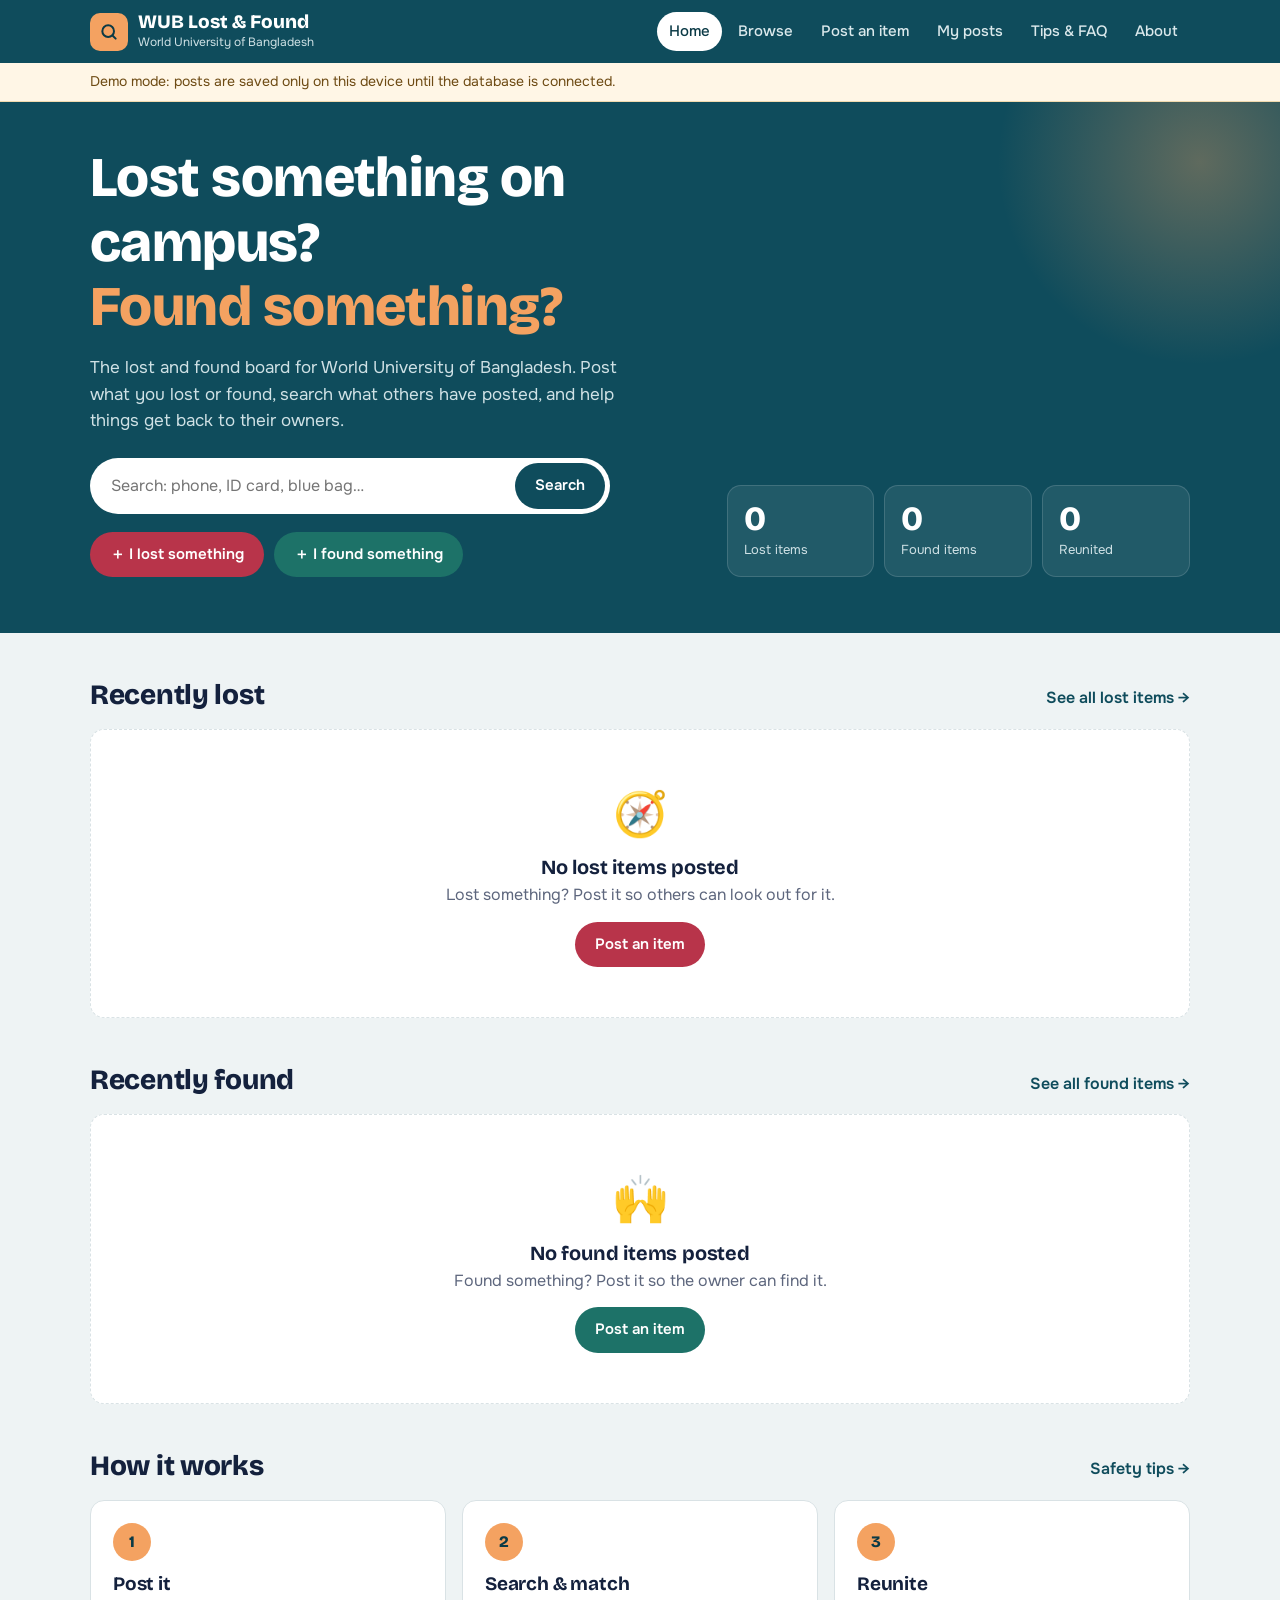
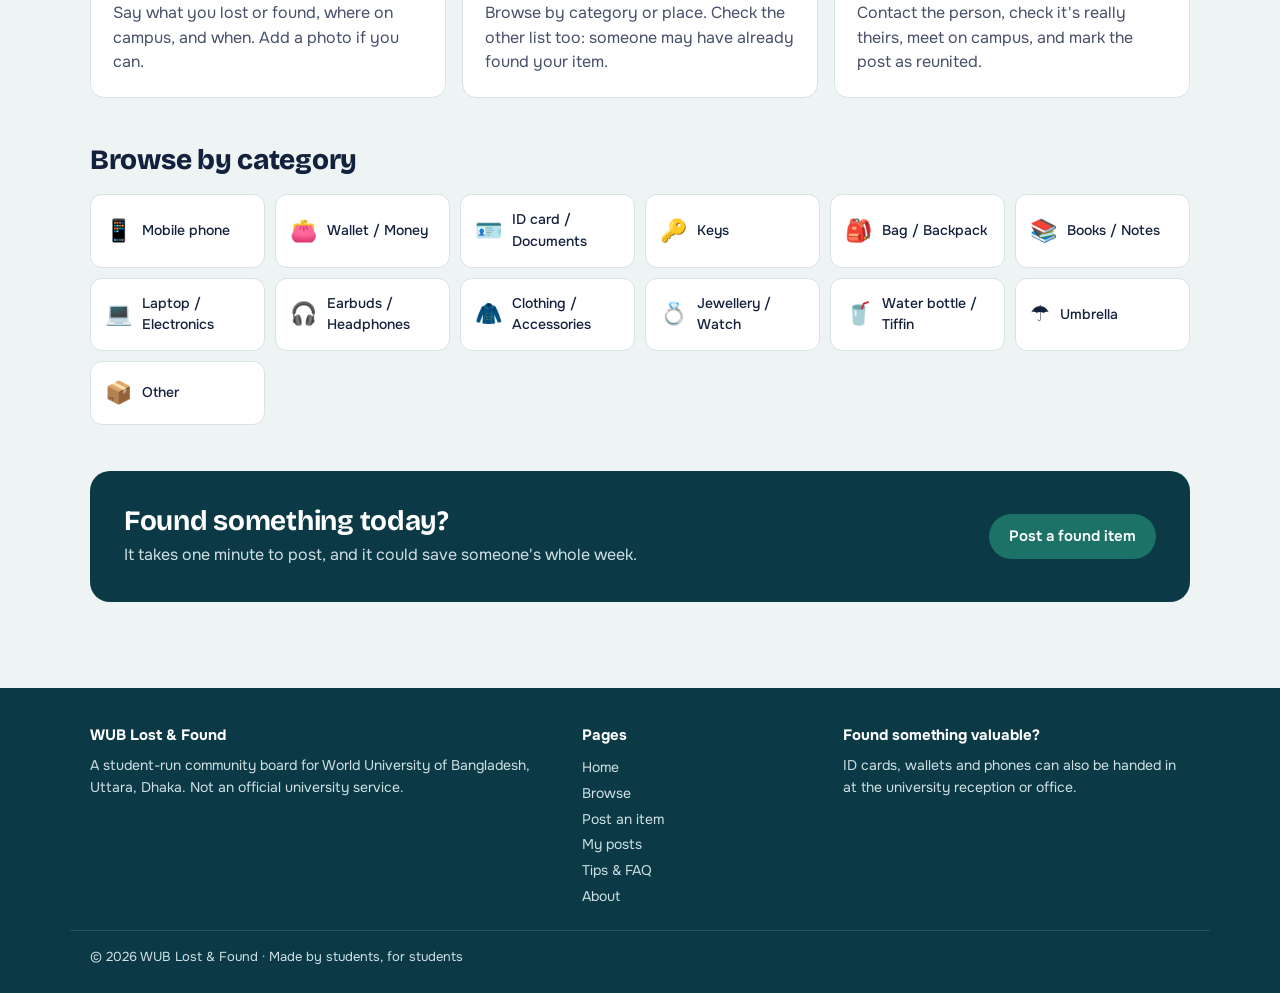
<file: index.html>
<!DOCTYPE html>
<html lang="en">
<head>
<meta charset="UTF-8">
<meta name="viewport" content="width=device-width, initial-scale=1">
<title>WUB Lost __TITLE__amp; Found · World University of Bangladesh</title>
<meta name="description" content="Lost and found board for World University of Bangladesh students. Post lost or found items on campus and help them get back to their owners.">
<meta name="theme-color" content="#0f4c5c">
<link rel="icon" href="data:image/svg+xml,%3Csvg xmlns='http://www.w3.org/2000/svg' viewBox='0 0 32 32'%3E%3Crect width='32' height='32' rx='8' fill='%23f4a261'/%3E%3Ccircle cx='14.5' cy='14.5' r='7' fill='none' stroke='%230b3a46' stroke-width='3'/%3E%3Cpath d='m20 20 5 5' stroke='%230b3a46' stroke-width='3' stroke-linecap='round'/%3E%3C/svg%3E">
<link rel="preconnect" href="https://fonts.googleapis.com">
<link rel="preconnect" href="https://fonts.gstatic.com" crossorigin>
<link href="https://fonts.googleapis.com/css2?family=Bricolage+Grotesque:opsz,wght@12..96,600;12..96,800&family=Onest:wght@400;500;600&display=swap" rel="stylesheet">
<link rel="stylesheet" href="assets/style.css">
</head>
<body>
<main>
  <div class="hero">
    <div class="wrap hero-in">
      <div>
        <h1>Lost something on campus?<br><em>Found something?</em></h1>
        <p>The lost and found board for World University of Bangladesh. Post what you lost or found, search what others have posted, and help things get back to their owners.</p>
        <form class="hero-search" id="heroSearch" role="search">
          <input id="hq" type="search" placeholder="Search: phone, ID card, blue bag…" aria-label="Search items">
          <button class="btn btn-brand" type="submit">Search</button>
        </form>
        <div class="cta">
          <a class="btn btn-lost" href="post.html?type=lost">＋ I lost something</a>
          <a class="btn btn-found" href="post.html?type=found">＋ I found something</a>
        </div>
      </div>
      <div class="stats">
        <div class="stat"><div class="n" id="sLost">–</div><div class="l">Lost items</div></div>
        <div class="stat"><div class="n" id="sFound">–</div><div class="l">Found items</div></div>
        <div class="stat"><div class="n" id="sDone">–</div><div class="l">Reunited</div></div>
      </div>
    </div>
  </div>

  <section>
    <div class="wrap">
      <div class="sec-head"><h2>Recently lost</h2><a href="browse.html?type=lost">See all lost items →</a></div>
      <div class="grid" id="gLost"></div>
    </div>
  </section>

  <section style="padding-top:0">
    <div class="wrap">
      <div class="sec-head"><h2>Recently found</h2><a href="browse.html?type=found">See all found items →</a></div>
      <div class="grid" id="gFound"></div>
    </div>
  </section>

  <section style="padding-top:0">
    <div class="wrap">
      <div class="sec-head"><h2>How it works</h2><a href="tips.html">Safety tips →</a></div>
      <div class="steps">
        <div class="step"><div class="num">1</div><h3>Post it</h3><p>Say what you lost or found, where on campus, and when. Add a photo if you can.</p></div>
        <div class="step"><div class="num">2</div><h3>Search &amp; match</h3><p>Browse by category or place. Check the other list too: someone may have already found your item.</p></div>
        <div class="step"><div class="num">3</div><h3>Reunite</h3><p>Contact the person, check it's really theirs, meet on campus, and mark the post as reunited.</p></div>
      </div>
    </div>
  </section>

  <section style="padding-top:0">
    <div class="wrap">
      <div class="sec-head"><h2>Browse by category</h2></div>
      <div class="cats" id="cats"></div>
    </div>
  </section>

  <section style="padding-top:0">
    <div class="wrap">
      <div class="band">
        <div><h2>Found something today?</h2><p>It takes one minute to post, and it could save someone's whole week.</p></div>
        <a class="btn btn-found" href="post.html?type=found">Post a found item</a>
      </div>
    </div>
  </section>
</main>

<script type="module">
import { layout, store, card, empty, loading, CATS, el, $ } from "./assets/app.js";
layout("index.html");
CATS.forEach(c => $("#cats").append(el("a", { class: "cat", href: "browse.html?cat=" + c[0] }, el("span", { text: c[1] }), c[2])));
$("#heroSearch").addEventListener("submit", e => { e.preventDefault(); location.href = "browse.html?q=" + encodeURIComponent($("#hq").value.trim()); });
$("#gLost").append(loading()); $("#gFound").append(loading());
try {
  const posts = await store.list();
  const open = posts.filter(p => p.status !== "resolved");
  $("#sLost").textContent = open.filter(p => p.type === "lost").length;
  $("#sFound").textContent = open.filter(p => p.type === "found").length;
  $("#sDone").textContent = posts.filter(p => p.status === "resolved").length;
  for (const [type, id] of [["lost", "#gLost"], ["found", "#gFound"]]) {
    const g = $(id); g.replaceChildren();
    const items = open.filter(p => p.type === type).slice(0, 4);
    if (items.length) items.forEach(p => g.append(card(p)));
    else g.append(empty(type === "lost" ? "🧭" : "🙌", type === "lost" ? "No lost items posted" : "No found items posted",
      type === "lost" ? "Lost something? Post it so others can look out for it." : "Found something? Post it so the owner can find it.",
      el("a", { class: "btn " + (type === "lost" ? "btn-lost" : "btn-found"), href: "post.html?type=" + type, text: "Post an item" })));
  }
} catch (e) {
  console.error(e);
  $("#gLost").replaceChildren(empty("⚠️", "Couldn't load posts", "Check your connection and refresh the page."));
  $("#gFound").replaceChildren();
}
</script>
</body>
</html>
</file>
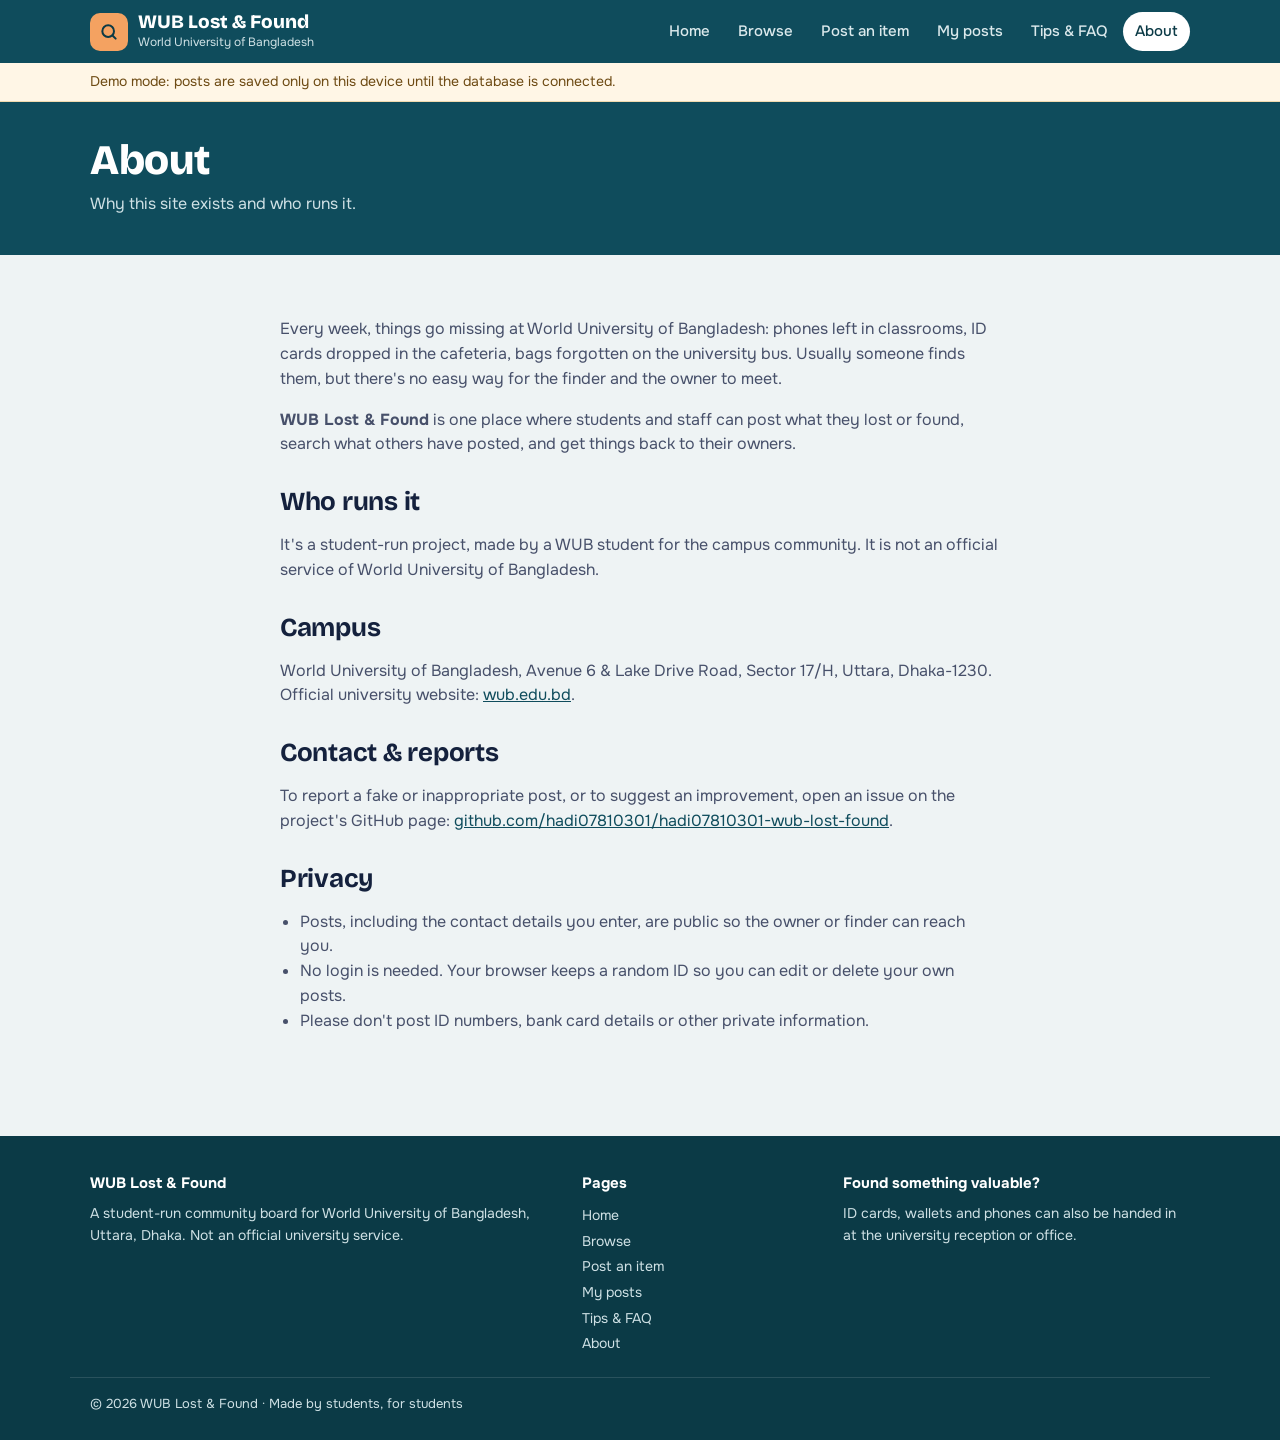
<file: about.html>
<!DOCTYPE html>
<html lang="en">
<head>
<meta charset="UTF-8">
<meta name="viewport" content="width=device-width, initial-scale=1">
<title>About · WUB Lost __TITLE__amp; Found</title>
<meta name="description" content="Lost and found board for World University of Bangladesh students. Post lost or found items on campus and help them get back to their owners.">
<meta name="theme-color" content="#0f4c5c">
<link rel="icon" href="data:image/svg+xml,%3Csvg xmlns='http://www.w3.org/2000/svg' viewBox='0 0 32 32'%3E%3Crect width='32' height='32' rx='8' fill='%23f4a261'/%3E%3Ccircle cx='14.5' cy='14.5' r='7' fill='none' stroke='%230b3a46' stroke-width='3'/%3E%3Cpath d='m20 20 5 5' stroke='%230b3a46' stroke-width='3' stroke-linecap='round'/%3E%3C/svg%3E">
<link rel="preconnect" href="https://fonts.googleapis.com">
<link rel="preconnect" href="https://fonts.gstatic.com" crossorigin>
<link href="https://fonts.googleapis.com/css2?family=Bricolage+Grotesque:opsz,wght@12..96,600;12..96,800&family=Onest:wght@400;500;600&display=swap" rel="stylesheet">
<link rel="stylesheet" href="assets/style.css">
</head>
<body>
<main>
  <div class="page-head"><div class="wrap"><h1>About</h1><p>Why this site exists and who runs it.</p></div></div>
  <section>
    <div class="wrap prose">
      <p>Every week, things go missing at World University of Bangladesh: phones left in classrooms, ID cards dropped in the cafeteria, bags forgotten on the university bus. Usually someone finds them, but there's no easy way for the finder and the owner to meet.</p>
      <p><b>WUB Lost &amp; Found</b> is one place where students and staff can post what they lost or found, search what others have posted, and get things back to their owners.</p>

      <h2>Who runs it</h2>
      <p>It's a student-run project, made by a WUB student for the campus community. It is not an official service of World University of Bangladesh.</p>

      <h2>Campus</h2>
      <p>World University of Bangladesh, Avenue 6 &amp; Lake Drive Road, Sector 17/H, Uttara, Dhaka-1230. Official university website: <a href="https://wub.edu.bd/">wub.edu.bd</a>.</p>

      <h2>Contact &amp; reports</h2>
      <p>To report a fake or inappropriate post, or to suggest an improvement, open an issue on the project's GitHub page: <a href="https://github.com/hadi07810301/hadi07810301-wub-lost-found/issues">github.com/hadi07810301/hadi07810301-wub-lost-found</a>.</p>

      <h2>Privacy</h2>
      <ul>
        <li>Posts, including the contact details you enter, are public so the owner or finder can reach you.</li>
        <li>No login is needed. Your browser keeps a random ID so you can edit or delete your own posts.</li>
        <li>Please don't post ID numbers, bank card details or other private information.</li>
      </ul>
    </div>
  </section>
</main>
<script type="module">
import { layout } from "./assets/app.js";
layout("about.html");
</script>
</body>
</html>
</file>
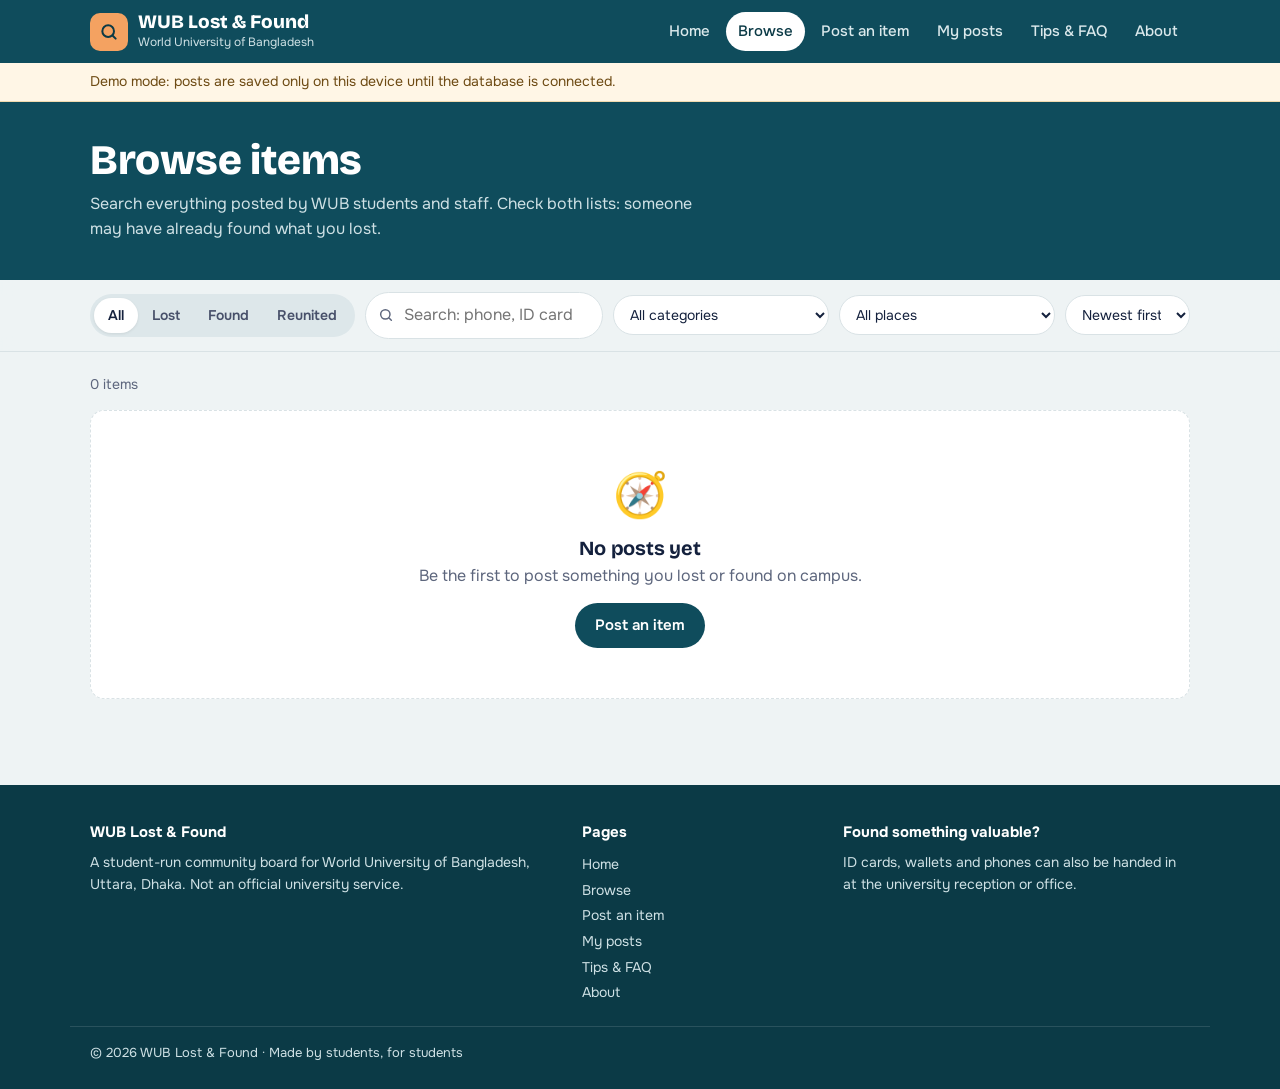
<file: browse.html>
<!DOCTYPE html>
<html lang="en">
<head>
<meta charset="UTF-8">
<meta name="viewport" content="width=device-width, initial-scale=1">
<title>Browse items · WUB Lost __TITLE__amp; Found</title>
<meta name="description" content="Lost and found board for World University of Bangladesh students. Post lost or found items on campus and help them get back to their owners.">
<meta name="theme-color" content="#0f4c5c">
<link rel="icon" href="data:image/svg+xml,%3Csvg xmlns='http://www.w3.org/2000/svg' viewBox='0 0 32 32'%3E%3Crect width='32' height='32' rx='8' fill='%23f4a261'/%3E%3Ccircle cx='14.5' cy='14.5' r='7' fill='none' stroke='%230b3a46' stroke-width='3'/%3E%3Cpath d='m20 20 5 5' stroke='%230b3a46' stroke-width='3' stroke-linecap='round'/%3E%3C/svg%3E">
<link rel="preconnect" href="https://fonts.googleapis.com">
<link rel="preconnect" href="https://fonts.gstatic.com" crossorigin>
<link href="https://fonts.googleapis.com/css2?family=Bricolage+Grotesque:opsz,wght@12..96,600;12..96,800&family=Onest:wght@400;500;600&display=swap" rel="stylesheet">
<link rel="stylesheet" href="assets/style.css">
</head>
<body>
<main>
  <div class="page-head"><div class="wrap"><h1>Browse items</h1><p>Search everything posted by WUB students and staff. Check both lists: someone may have already found what you lost.</p></div></div>
  <div class="toolbar">
    <div class="wrap tb">
      <div class="tabs" role="tablist">
        <button class="tab" data-tab="all">All</button>
        <button class="tab" data-tab="lost">Lost</button>
        <button class="tab" data-tab="found">Found</button>
        <button class="tab" data-tab="resolved">Reunited</button>
      </div>
      <div class="search">
        <svg width="16" height="16" viewBox="0 0 24 24" fill="none" stroke="currentColor" stroke-width="2.2" stroke-linecap="round" aria-hidden="true"><circle cx="11" cy="11" r="7"/><path d="m20 20-3.5-3.5"/></svg>
        <input id="q" type="search" placeholder="Search: phone, ID card, blue bag, library…" aria-label="Search">
      </div>
      <select class="f" id="fCat" aria-label="Category"><option value="">All categories</option></select>
      <select class="f" id="fLoc" aria-label="Place"><option value="">All places</option></select>
      <select class="f" id="fSort" aria-label="Sort"><option value="new">Newest first</option><option value="old">Oldest first</option></select>
    </div>
  </div>
  <section style="padding-top:22px">
    <div class="wrap">
      <p class="count" id="count"></p>
      <div class="grid" id="grid"></div>
    </div>
  </section>
</main>

<script type="module">
import { layout, store, card, empty, loading, CATS, LOCS, catOf, el, opt, param, $ } from "./assets/app.js";
layout("browse.html");
CATS.forEach(c => $("#fCat").append(opt(c[0], c[1] + " " + c[2])));
LOCS.forEach(l => $("#fLoc").append(opt(l, l)));

const f = { tab: param("type") || "all", q: param("q") || "", cat: param("cat") || "", loc: param("loc") || "", sort: "new" };
if (!["all", "lost", "found", "resolved"].includes(f.tab)) f.tab = "all";
$("#q").value = f.q; $("#fCat").value = f.cat; $("#fLoc").value = f.loc;
let posts = [];

function syncUrl() {
  const u = new URLSearchParams();
  if (f.tab !== "all") u.set("type", f.tab); if (f.q) u.set("q", f.q); if (f.cat) u.set("cat", f.cat); if (f.loc) u.set("loc", f.loc);
  history.replaceState(null, "", "browse.html" + (u.toString() ? "?" + u : ""));
}
function render() {
  document.querySelectorAll(".tab").forEach(t => t.classList.toggle("on", t.dataset.tab === f.tab));
  const q = f.q.trim().toLowerCase();
  let list = posts.filter(p => {
    const done = p.status === "resolved";
    if (f.tab === "resolved" ? !done : (f.tab !== "all" && (done || p.type !== f.tab))) return false;
    if (f.cat && p.category !== f.cat) return false;
    if (f.loc && p.location !== f.loc) return false;
    if (q) { const hay = [p.title, p.desc, p.place, p.location, catOf(p.category)[2]].join(" ").toLowerCase(); if (!q.split(/\s+/).every(w => hay.includes(w))) return false; }
    return true;
  });
  list.sort((a, b) => f.sort === "old" ? (a.createdAt || 0) - (b.createdAt || 0) : (b.createdAt || 0) - (a.createdAt || 0));
  if (f.tab === "all") list.sort((a, b) => (a.status === "resolved") - (b.status === "resolved"));
  $("#count").textContent = list.length + " item" + (list.length === 1 ? "" : "s");
  const g = $("#grid"); g.replaceChildren();
  if (!list.length) {
    const none = !posts.length;
    g.append(empty(none ? "🧭" : "🔍", none ? "No posts yet" : "Nothing matches", none ? "Be the first to post something you lost or found on campus." : "Try a different word, or clear the filters.",
      none ? el("a", { class: "btn btn-brand", href: "post.html", text: "Post an item" })
           : el("button", { class: "btn btn-ghost", text: "Clear filters", onclick: () => { Object.assign(f, { tab: "all", q: "", cat: "", loc: "" }); $("#q").value = ""; $("#fCat").value = ""; $("#fLoc").value = ""; syncUrl(); render(); } })));
    return;
  }
  list.forEach(p => g.append(card(p)));
}
document.querySelectorAll(".tab").forEach(b => b.addEventListener("click", () => { f.tab = b.dataset.tab; syncUrl(); render(); }));
$("#q").addEventListener("input", e => { f.q = e.target.value; syncUrl(); render(); });
$("#fCat").addEventListener("change", e => { f.cat = e.target.value; syncUrl(); render(); });
$("#fLoc").addEventListener("change", e => { f.loc = e.target.value; syncUrl(); render(); });
$("#fSort").addEventListener("change", e => { f.sort = e.target.value; render(); });

$("#grid").append(loading());
try { posts = await store.list(); render(); }
catch (e) { console.error(e); $("#grid").replaceChildren(empty("⚠️", "Couldn't load posts", "Check your connection and refresh the page.")); }
</script>
</body>
</html>
</file>
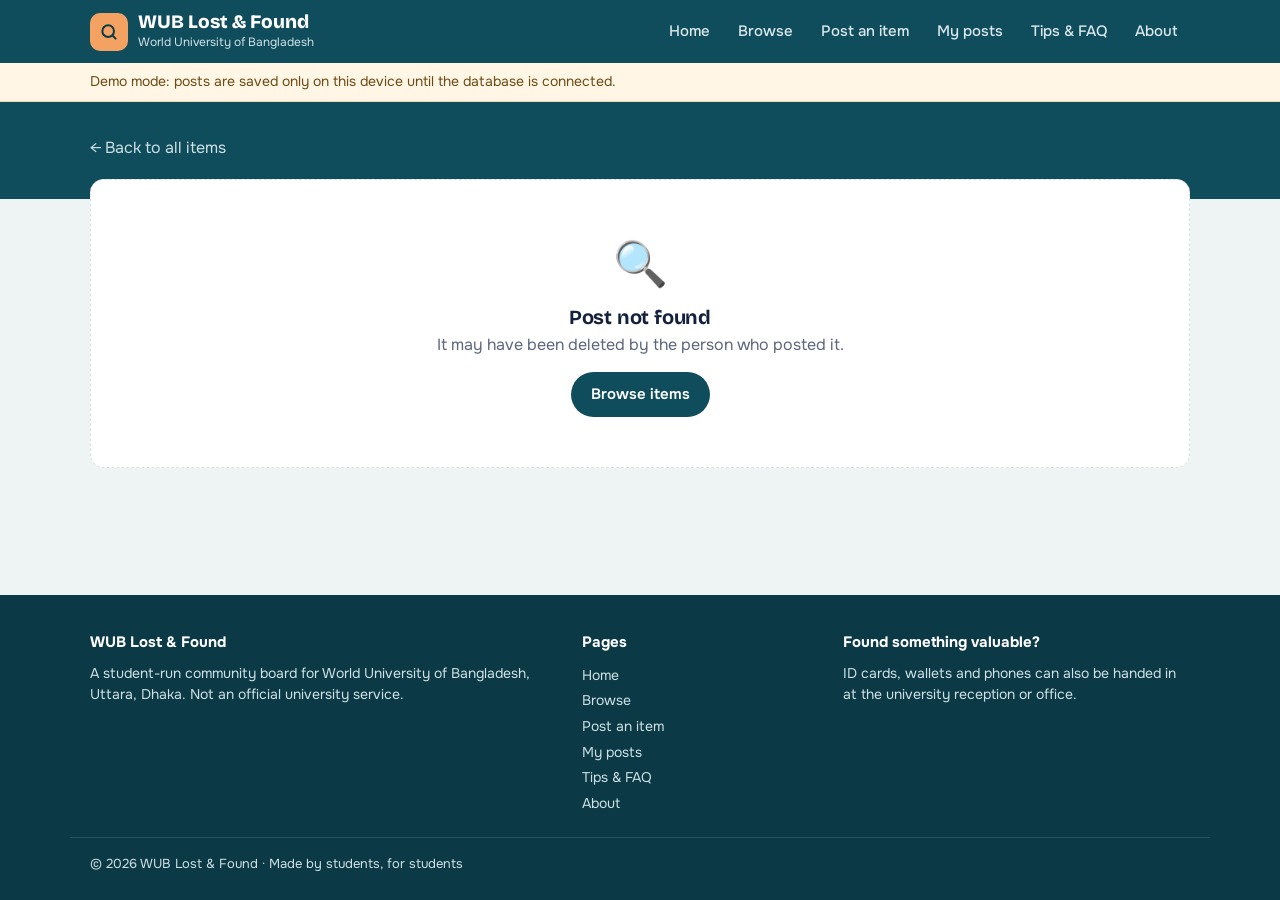
<file: item.html>
<!DOCTYPE html>
<html lang="en">
<head>
<meta charset="UTF-8">
<meta name="viewport" content="width=device-width, initial-scale=1">
<title>Item · WUB Lost __TITLE__amp; Found</title>
<meta name="description" content="Lost and found board for World University of Bangladesh students. Post lost or found items on campus and help them get back to their owners.">
<meta name="theme-color" content="#0f4c5c">
<link rel="icon" href="data:image/svg+xml,%3Csvg xmlns='http://www.w3.org/2000/svg' viewBox='0 0 32 32'%3E%3Crect width='32' height='32' rx='8' fill='%23f4a261'/%3E%3Ccircle cx='14.5' cy='14.5' r='7' fill='none' stroke='%230b3a46' stroke-width='3'/%3E%3Cpath d='m20 20 5 5' stroke='%230b3a46' stroke-width='3' stroke-linecap='round'/%3E%3C/svg%3E">
<link rel="preconnect" href="https://fonts.googleapis.com">
<link rel="preconnect" href="https://fonts.gstatic.com" crossorigin>
<link href="https://fonts.googleapis.com/css2?family=Bricolage+Grotesque:opsz,wght@12..96,600;12..96,800&family=Onest:wght@400;500;600&display=swap" rel="stylesheet">
<link rel="stylesheet" href="assets/style.css">
</head>
<body>
<main>
  <div class="page-head"><div class="wrap"><a href="browse.html" style="color:#cfe1e5;text-decoration:none">← Back to all items</a></div></div>
  <div class="wrap" id="root"></div>
  <section style="padding-top:10px" id="simSec" hidden>
    <div class="wrap">
      <div class="sec-head"><h2 id="simTitle">Similar items</h2></div>
      <div class="grid" id="sim"></div>
    </div>
  </section>
</main>

<script type="module">
import { layout, store, card, empty, loading, catOf, el, param, fmtDate, ago, photoSrc, copy, toast, $ } from "./assets/app.js";
layout("");
const root = $("#root");
root.append(loading());
const id = param("id");
let p = null;
try { p = await store.get(id); } catch (e) { console.error(e); }

if (!p) {
  root.replaceChildren(el("div", { style: "margin-top:-20px;position:relative" }, empty("🔍", "Post not found", "It may have been deleted by the person who posted it.", el("a", { class: "btn btn-brand", href: "browse.html", text: "Browse items" }))));
} else {
  render();
  if (param("new")) { toast(p.type === "lost" ? "Posted. Fingers crossed! 🤞" : "Posted. Thanks for helping! 🙌"); history.replaceState(null, "", "item.html?id=" + encodeURIComponent(id)); }
  similar();
}

function render() {
  document.title = p.title + " · WUB Lost & Found";
  const c = catOf(p.category), src = photoSrc(p), done = p.status === "resolved", mine = p.authorId && p.authorId === store.me();
  const photo = el("div", { class: "photo" });
  if (src) photo.append(el("img", { src, alt: p.title })); else photo.append(el("span", { class: "ico", text: c[1] }));

  const dl = el("dl", { class: "dl" });
  const add = (k, v) => { if (v) dl.append(el("dt", { text: k }), el("dd", { text: v })); };
  add("Category", c[1] + " " + c[2]);
  add(p.type === "lost" ? "Lost at" : "Found at", p.location + (p.place ? " — " + p.place : ""));
  add("Date", fmtDate(p.date)); add("Posted", ago(p.createdAt)); add("Posted by", p.contactName + (p.dept ? " · " + p.dept : ""));

  const info = el("div", { class: "panel" },
    el("span", { class: "badge inline " + (done ? "b-done" : p.type === "lost" ? "b-lost" : "b-found"), text: done ? "Reunited" : p.type }),
    el("h1", { text: p.title }), dl, p.desc ? el("p", { class: "desc", text: p.desc }) : null);

  if (!done) {
    info.append(el("div", { class: "contact" },
      el("div", {}, el("small", { text: p.type === "lost" ? "Seen it? Contact the owner" : "Is it yours? Contact the finder" }), el("b", { text: p.contact })),
      el("button", { class: "btn btn-dark", type: "button", text: "Copy", onclick: () => copy(p.contact) })));
    if (p.type === "found") info.append(el("p", { class: "hint", text: "Be ready to describe the item so the finder knows it's yours. Meet in a public place on campus." }));
  } else {
    info.append(el("div", { class: "tip", style: "margin:0", text: "🎉 This item has been returned to its owner." }));
  }
  info.append(el("div", { class: "actions" }, el("button", { class: "btn btn-ghost", type: "button", text: "🔗 Copy link to share", onclick: () => copy(location.href) })));

  if (mine) {
    const box = el("div", { class: "owner-box" }, el("p", { class: "hint", style: "margin:0 0 10px", text: "This is your post." }));
    const row = el("div", { class: "actions", style: "margin:0" });
    row.append(
      el("button", { class: "btn btn-found", type: "button", text: done ? "Mark as still open" : "✓ Mark as reunited", onclick: async () => {
        try { await store.setStatus(p.id, done ? "open" : "resolved"); p.status = done ? "open" : "resolved"; render(); toast(p.status === "resolved" ? "Marked as reunited 🎉" : "Marked as open"); }
        catch (e) { toast("Couldn't update it."); } } }),
      el("button", { class: "btn btn-ghost", type: "button", style: "color:var(--lost)", text: "Delete post", onclick: () => {
        row.replaceChildren(el("span", { text: "Delete this post for everyone?", style: "align-self:center" }),
          el("button", { class: "btn btn-ghost", type: "button", text: "Keep it", onclick: render }),
          el("button", { class: "btn btn-lost", type: "button", text: "Delete", onclick: async () => {
            try { await store.remove(p.id); location.href = "my-posts.html?deleted=1"; } catch (e) { toast("Couldn't delete it."); } } }));
      } }));
    box.append(row); info.append(box);
  }
  root.replaceChildren(el("div", { class: "item" }, photo, info));
}

async function similar() {
  try {
    const all = await store.list();
    const other = p.type === "lost" ? "found" : "lost";
    const list = all.filter(x => x.id !== p.id && x.status !== "resolved" && x.type === other && x.category === p.category).slice(0, 4);
    if (!list.length) return;
    $("#simTitle").textContent = p.type === "lost" ? "Found items that might match" : "Lost items that might match";
    list.forEach(x => $("#sim").append(card(x)));
    $("#simSec").hidden = false;
  } catch (e) {}
}
</script>
</body>
</html>
</file>
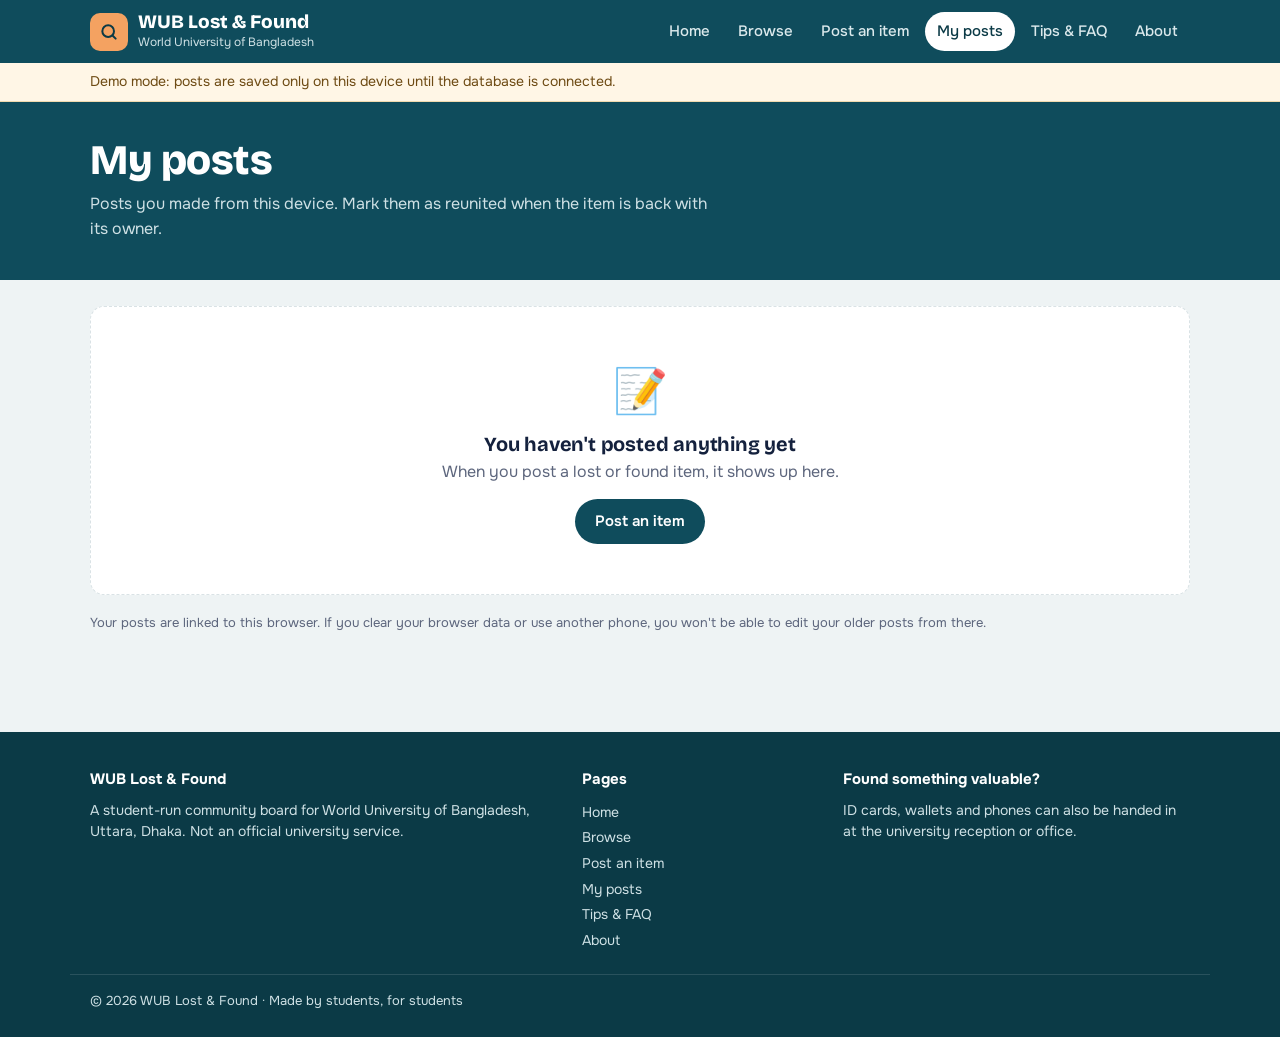
<file: my-posts.html>
<!DOCTYPE html>
<html lang="en">
<head>
<meta charset="UTF-8">
<meta name="viewport" content="width=device-width, initial-scale=1">
<title>My posts · WUB Lost __TITLE__amp; Found</title>
<meta name="description" content="Lost and found board for World University of Bangladesh students. Post lost or found items on campus and help them get back to their owners.">
<meta name="theme-color" content="#0f4c5c">
<link rel="icon" href="data:image/svg+xml,%3Csvg xmlns='http://www.w3.org/2000/svg' viewBox='0 0 32 32'%3E%3Crect width='32' height='32' rx='8' fill='%23f4a261'/%3E%3Ccircle cx='14.5' cy='14.5' r='7' fill='none' stroke='%230b3a46' stroke-width='3'/%3E%3Cpath d='m20 20 5 5' stroke='%230b3a46' stroke-width='3' stroke-linecap='round'/%3E%3C/svg%3E">
<link rel="preconnect" href="https://fonts.googleapis.com">
<link rel="preconnect" href="https://fonts.gstatic.com" crossorigin>
<link href="https://fonts.googleapis.com/css2?family=Bricolage+Grotesque:opsz,wght@12..96,600;12..96,800&family=Onest:wght@400;500;600&display=swap" rel="stylesheet">
<link rel="stylesheet" href="assets/style.css">
</head>
<body>
<main>
  <div class="page-head"><div class="wrap"><h1>My posts</h1><p>Posts you made from this device. Mark them as reunited when the item is back with its owner.</p></div></div>
  <section style="padding-top:26px">
    <div class="wrap">
      <div class="grid" id="grid"></div>
      <p class="hint" style="margin-top:18px">Your posts are linked to this browser. If you clear your browser data or use another phone, you won't be able to edit your older posts from there.</p>
    </div>
  </section>
</main>

<script type="module">
import { layout, store, card, empty, loading, el, param, toast, $ } from "./assets/app.js";
layout("my-posts.html");
if (param("deleted")) { toast("Post deleted"); history.replaceState(null, "", "my-posts.html"); }
const g = $("#grid"); g.append(loading());
try {
  const all = await store.list();
  const mine = all.filter(p => p.authorId && p.authorId === store.me());
  g.replaceChildren();
  if (!mine.length) g.append(empty("📝", "You haven't posted anything yet", "When you post a lost or found item, it shows up here.",
    el("a", { class: "btn btn-brand", href: "post.html", text: "Post an item" })));
  else mine.forEach(p => g.append(card(p)));
} catch (e) { console.error(e); g.replaceChildren(empty("⚠️", "Couldn't load posts", "Check your connection and refresh the page.")); }
</script>
</body>
</html>
</file>
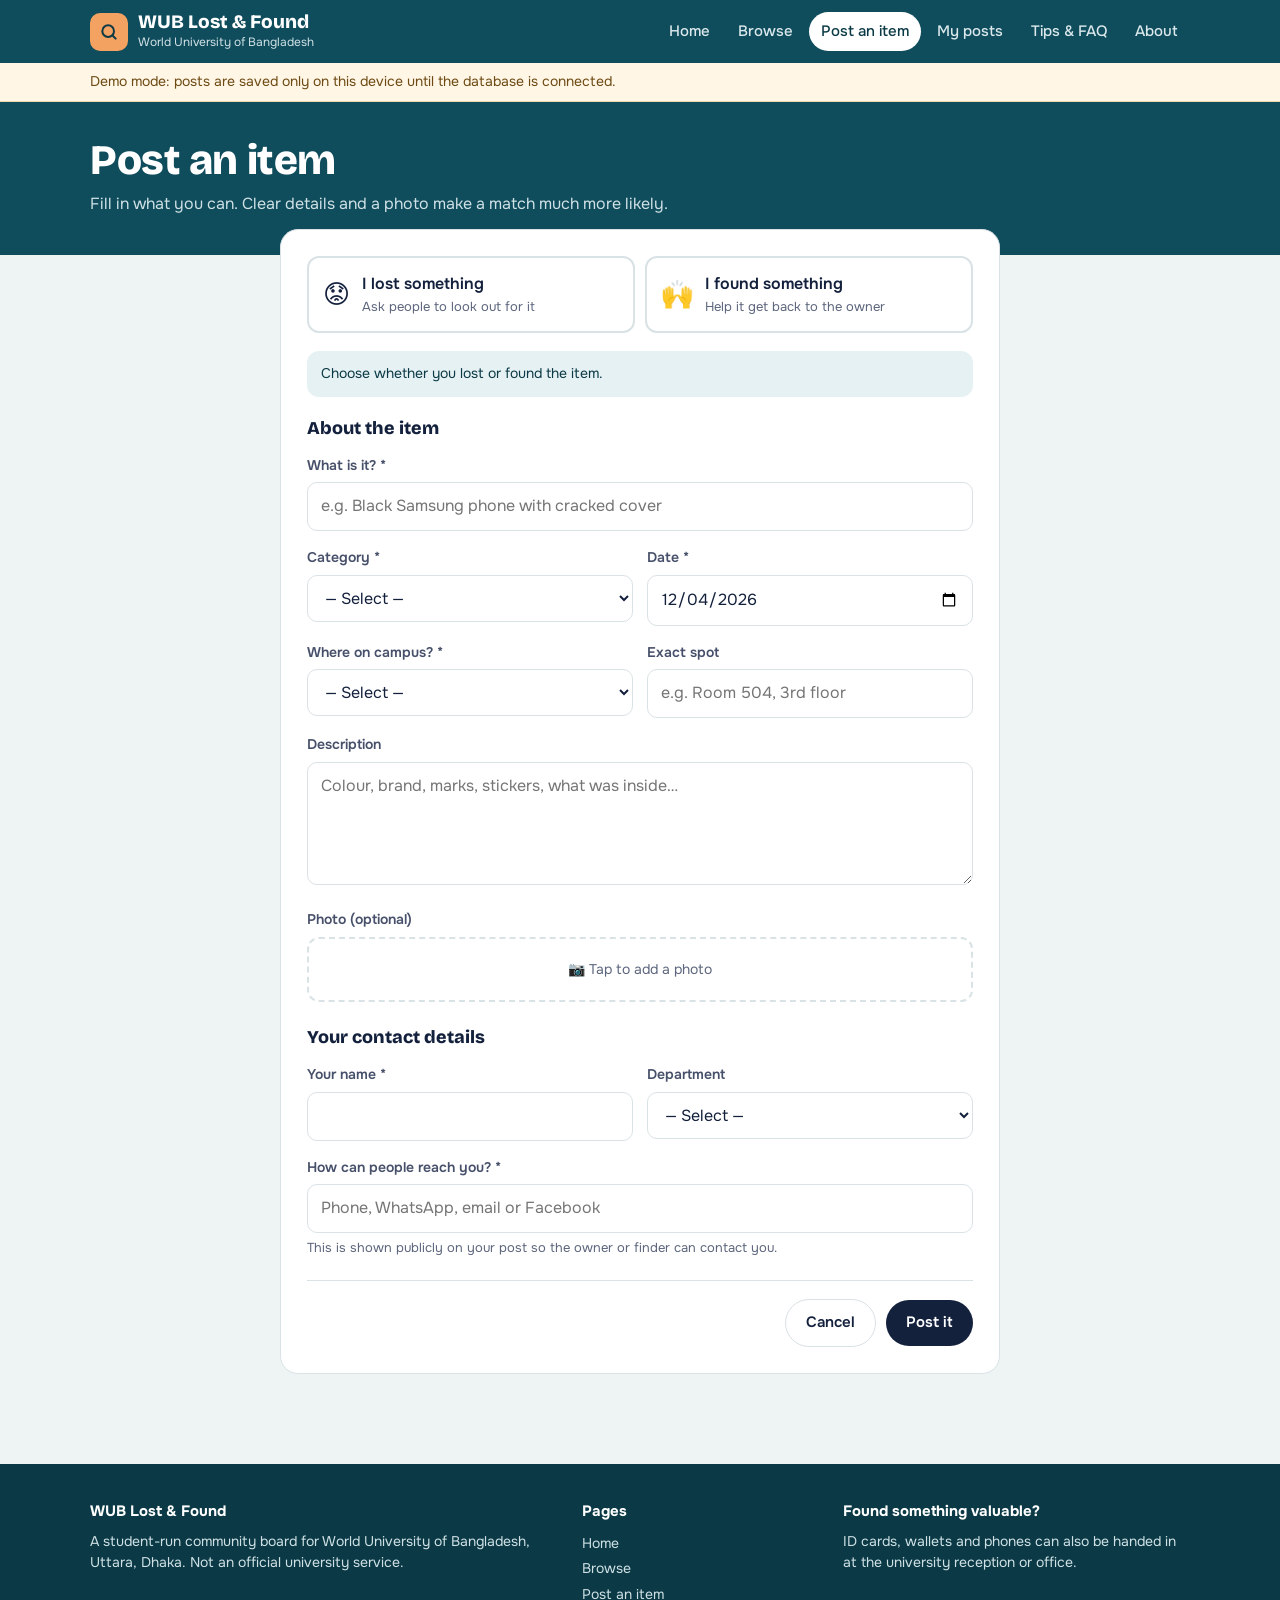
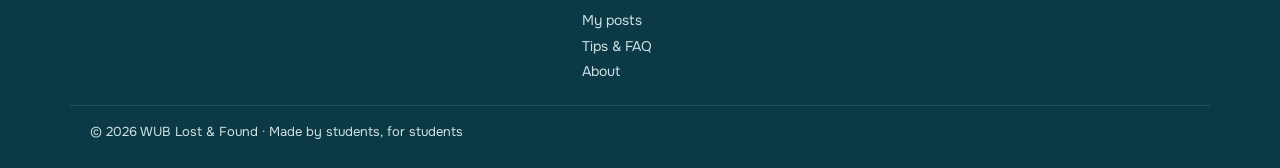
<file: post.html>
<!DOCTYPE html>
<html lang="en">
<head>
<meta charset="UTF-8">
<meta name="viewport" content="width=device-width, initial-scale=1">
<title>Post an item · WUB Lost __TITLE__amp; Found</title>
<meta name="description" content="Lost and found board for World University of Bangladesh students. Post lost or found items on campus and help them get back to their owners.">
<meta name="theme-color" content="#0f4c5c">
<link rel="icon" href="data:image/svg+xml,%3Csvg xmlns='http://www.w3.org/2000/svg' viewBox='0 0 32 32'%3E%3Crect width='32' height='32' rx='8' fill='%23f4a261'/%3E%3Ccircle cx='14.5' cy='14.5' r='7' fill='none' stroke='%230b3a46' stroke-width='3'/%3E%3Cpath d='m20 20 5 5' stroke='%230b3a46' stroke-width='3' stroke-linecap='round'/%3E%3C/svg%3E">
<link rel="preconnect" href="https://fonts.googleapis.com">
<link rel="preconnect" href="https://fonts.gstatic.com" crossorigin>
<link href="https://fonts.googleapis.com/css2?family=Bricolage+Grotesque:opsz,wght@12..96,600;12..96,800&family=Onest:wght@400;500;600&display=swap" rel="stylesheet">
<link rel="stylesheet" href="assets/style.css">
</head>
<body>
<main>
  <div class="page-head"><div class="wrap"><h1 id="pTitle">Post an item</h1><p>Fill in what you can. Clear details and a photo make a match much more likely.</p></div></div>
  <div class="wrap">
    <form class="panel form-wrap" id="form" novalidate>
      <div class="seg" role="radiogroup" aria-label="Lost or found">
        <label class="lost"><input type="radio" name="type" value="lost"><span class="em">😟</span><span>I lost something<small>Ask people to look out for it</small></span></label>
        <label class="found"><input type="radio" name="type" value="found"><span class="em">🙌</span><span>I found something<small>Help it get back to the owner</small></span></label>
      </div>
      <div class="tip" id="tip">Choose whether you lost or found the item.</div>

      <fieldset>
        <legend>About the item</legend>
        <div class="fld"><label for="title">What is it? *</label><input id="title" maxlength="80" placeholder="e.g. Black Samsung phone with cracked cover"></div>
        <div class="row2">
          <div class="fld"><label for="category">Category *</label><select id="category"><option value="">— Select —</option></select></div>
          <div class="fld"><label for="date">Date *</label><input id="date" type="date"></div>
        </div>
        <div class="row2">
          <div class="fld"><label for="location">Where on campus? *</label><select id="location"><option value="">— Select —</option></select></div>
          <div class="fld"><label for="place">Exact spot</label><input id="place" maxlength="60" placeholder="e.g. Room 504, 3rd floor"></div>
        </div>
        <div class="fld"><label for="desc">Description</label><textarea id="desc" rows="4" maxlength="600" placeholder="Colour, brand, marks, stickers, what was inside…"></textarea>
          <div class="hint" id="descHint"></div></div>
        <div class="fld"><span class="lbl">Photo (optional)</span>
          <div class="drop" id="drop"><span id="dropTxt">📷 Tap to add a photo</span><input type="file" id="photo" accept="image/*" aria-label="Add a photo"></div>
        </div>
      </fieldset>

      <fieldset>
        <legend>Your contact details</legend>
        <div class="row2">
          <div class="fld"><label for="contactName">Your name *</label><input id="contactName" maxlength="50"></div>
          <div class="fld"><label for="dept">Department</label><select id="dept"><option value="">— Select —</option></select></div>
        </div>
        <div class="fld"><label for="contact">How can people reach you? *</label><input id="contact" maxlength="80" placeholder="Phone, WhatsApp, email or Facebook">
          <div class="hint">This is shown publicly on your post so the owner or finder can contact you.</div></div>
      </fieldset>

      <div class="form-foot"><span class="err" id="err" role="alert"></span><a class="btn btn-ghost" href="browse.html">Cancel</a><button class="btn btn-dark" id="submit" type="submit">Post it</button></div>
    </form>
  </div>
</main>

<script type="module">
import { layout, store, CATS, LOCS, DEPTS, opt, el, param, todayLocal, toast, $ } from "./assets/app.js";
layout("post.html");
CATS.forEach(c => $("#category").append(opt(c[0], c[1] + " " + c[2])));
LOCS.forEach(l => $("#location").append(opt(l, l)));
DEPTS.forEach(d => $("#dept").append(opt(d, d)));
$("#date").value = todayLocal(); $("#date").max = todayLocal();
try { const s = JSON.parse(localStorage.getItem("wublf-me") || "{}"); if (s.n) $("#contactName").value = s.n; if (s.c) $("#contact").value = s.c; if (s.d) $("#dept").value = s.d; } catch (e) {}

function setType(t) {
  document.querySelectorAll("input[name=type]").forEach(r => r.checked = r.value === t);
  $("#tip").textContent = t === "found"
    ? "Tip: for ID cards, wallets and phones, don't post every detail (like the ID number or what's inside). Ask the person who contacts you to describe it, so you know it's really theirs."
    : "Tip: describe it clearly and add a photo if you have one. Also check the found items: someone may have already posted it.";
  $("#descHint").textContent = t === "found" ? "Keep one identifying detail secret to check the real owner." : "";
  $("#pTitle").textContent = t === "found" ? "Report a found item" : "Report a lost item";
}
document.querySelectorAll("input[name=type]").forEach(r => r.addEventListener("change", () => setType(r.value)));
const t0 = param("type"); if (t0 === "lost" || t0 === "found") setType(t0);

let photo = null;
function shrink(file, max, q) {
  return new Promise((res, rej) => {
    const img = new Image(), url = URL.createObjectURL(file);
    img.onload = () => {
      const s = Math.min(1, max / Math.max(img.width, img.height));
      const cv = document.createElement("canvas"); cv.width = Math.round(img.width * s); cv.height = Math.round(img.height * s);
      cv.getContext("2d").drawImage(img, 0, 0, cv.width, cv.height); URL.revokeObjectURL(url);
      res(cv.toDataURL("image/jpeg", q));
    };
    img.onerror = rej; img.src = url;
  });
}
$("#photo").addEventListener("change", async e => {
  const file = e.target.files[0]; if (!file) return;
  if (!file.type.startsWith("image/")) { toast("Please choose an image."); return; }
  try {
    let d = await shrink(file, 900, 0.75);
    if (d.length > 300000) d = await shrink(file, 640, 0.65);
    photo = d;
    const drop = $("#drop"); drop.querySelector("img")?.remove();
    drop.prepend(el("img", { src: d, alt: "Photo preview" })); $("#dropTxt").textContent = "Tap to change photo";
  } catch (err) { toast("Couldn't read that image."); }
});

$("#form").addEventListener("submit", async e => {
  e.preventDefault();
  const v = id => ($("#" + id).value || "").trim();
  const type = document.querySelector("input[name=type]:checked")?.value;
  if (!type) { $("#err").textContent = "Choose whether you lost or found it."; return; }
  const need = [["title", "what the item is"], ["category", "a category"], ["date", "the date"], ["location", "where on campus"], ["contactName", "your name"], ["contact", "how to reach you"]];
  for (const [id, label] of need) if (!v(id)) { $("#err").textContent = "Please add " + label + "."; $("#" + id).focus(); return; }
  const btn = $("#submit"); btn.disabled = true; btn.textContent = "Posting…"; $("#err").textContent = "";
  const data = { type, title: v("title"), category: v("category"), date: v("date"), location: v("location"), place: v("place"),
    desc: v("desc"), contactName: v("contactName"), contact: v("contact"), dept: v("dept"), photo: photo || null };
  try {
    localStorage.setItem("wublf-me", JSON.stringify({ n: data.contactName, c: data.contact, d: data.dept }));
  } catch (e) {}
  try {
    const id = await store.add(data);
    location.href = "item.html?id=" + encodeURIComponent(id) + "&new=1";
  } catch (err) {
    console.error(err);
    $("#err").textContent = err.message && err.message.includes("storage") ? err.message : "Couldn't post right now. Please try again.";
    btn.disabled = false; btn.textContent = "Post it";
  }
});
</script>
</body>
</html>
</file>
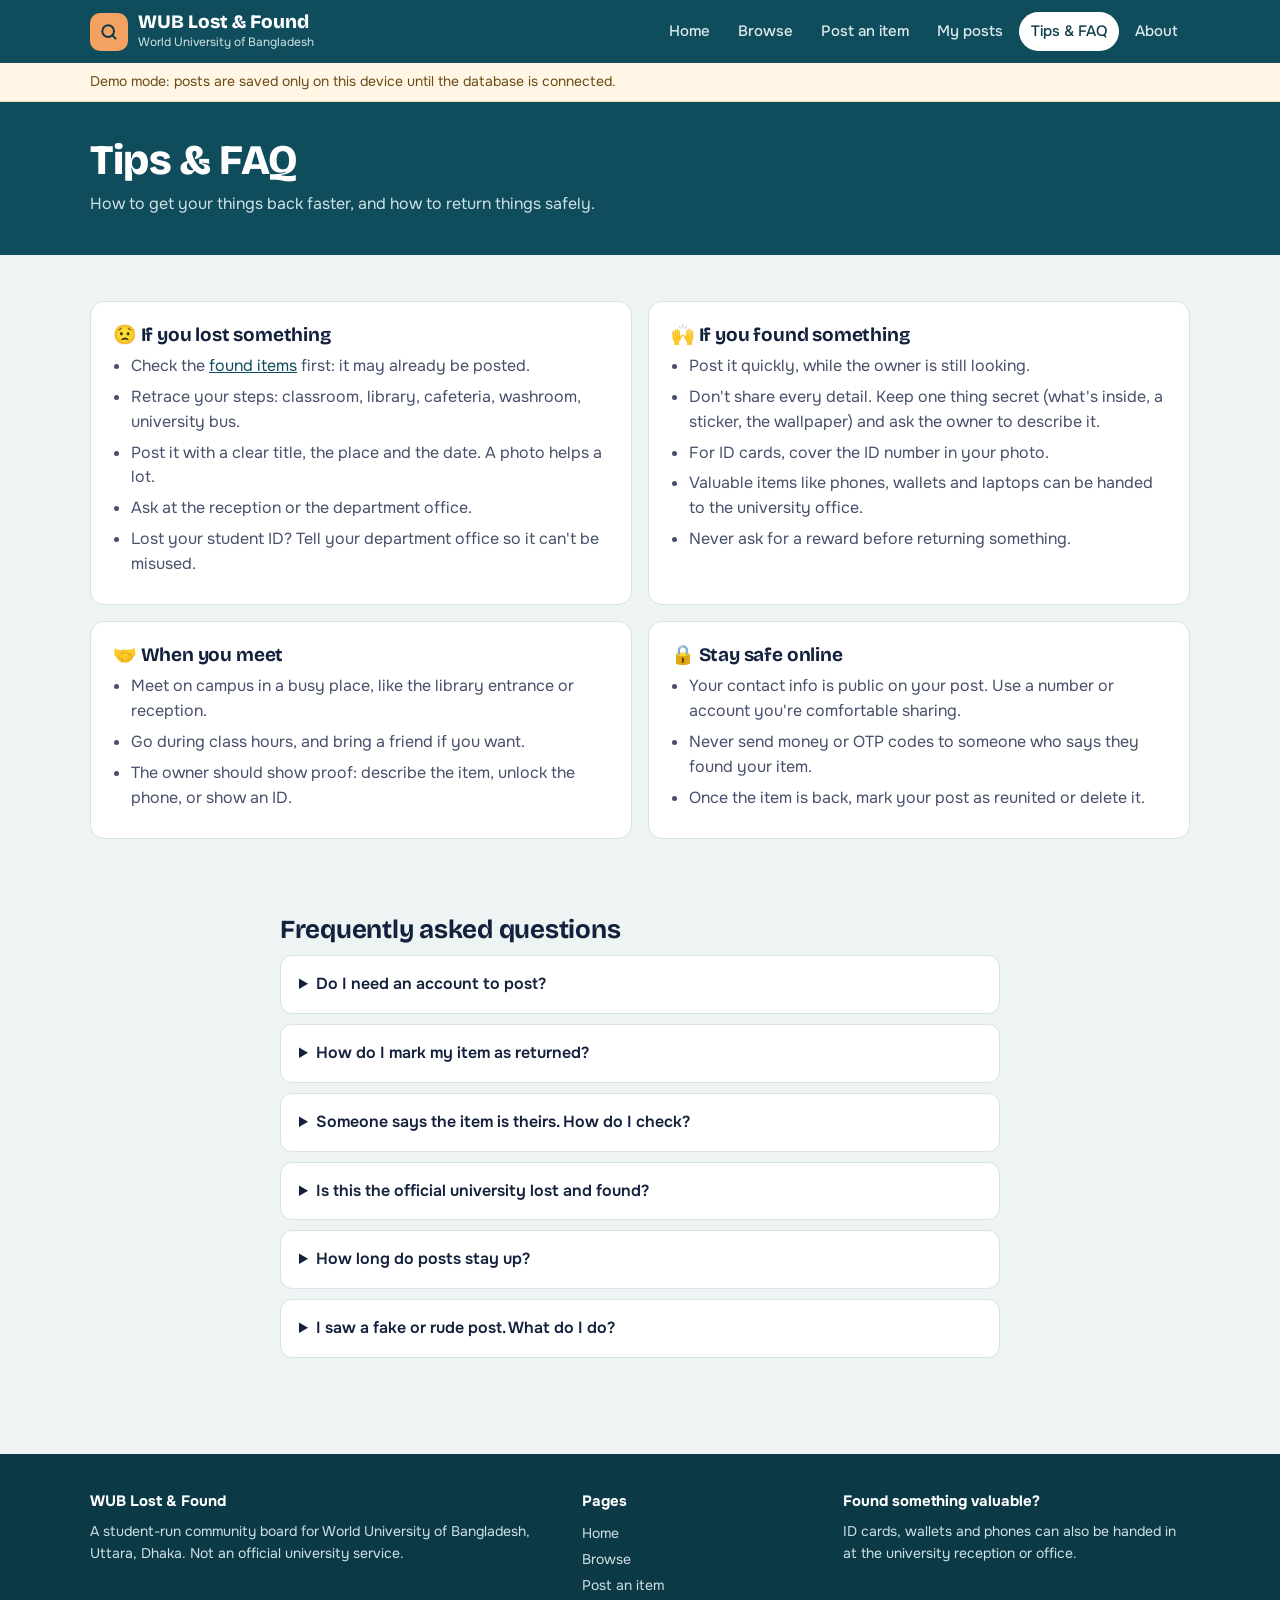
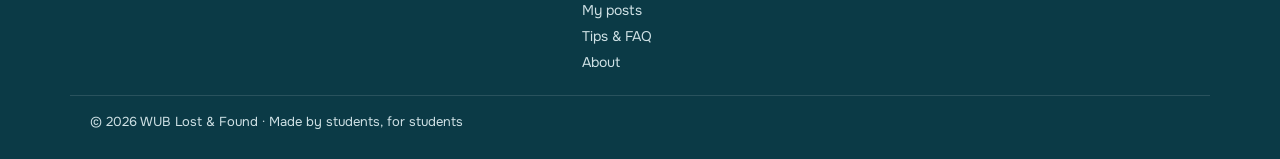
<file: tips.html>
<!DOCTYPE html>
<html lang="en">
<head>
<meta charset="UTF-8">
<meta name="viewport" content="width=device-width, initial-scale=1">
<title>Tips __TITLE__amp; FAQ · WUB Lost __TITLE__amp; Found</title>
<meta name="description" content="Lost and found board for World University of Bangladesh students. Post lost or found items on campus and help them get back to their owners.">
<meta name="theme-color" content="#0f4c5c">
<link rel="icon" href="data:image/svg+xml,%3Csvg xmlns='http://www.w3.org/2000/svg' viewBox='0 0 32 32'%3E%3Crect width='32' height='32' rx='8' fill='%23f4a261'/%3E%3Ccircle cx='14.5' cy='14.5' r='7' fill='none' stroke='%230b3a46' stroke-width='3'/%3E%3Cpath d='m20 20 5 5' stroke='%230b3a46' stroke-width='3' stroke-linecap='round'/%3E%3C/svg%3E">
<link rel="preconnect" href="https://fonts.googleapis.com">
<link rel="preconnect" href="https://fonts.gstatic.com" crossorigin>
<link href="https://fonts.googleapis.com/css2?family=Bricolage+Grotesque:opsz,wght@12..96,600;12..96,800&family=Onest:wght@400;500;600&display=swap" rel="stylesheet">
<link rel="stylesheet" href="assets/style.css">
</head>
<body>
<main>
  <div class="page-head"><div class="wrap"><h1>Tips &amp; FAQ</h1><p>How to get your things back faster, and how to return things safely.</p></div></div>
  <section>
    <div class="wrap">
      <div class="tips">
        <div class="tipcard"><h3>😟 If you lost something</h3><ul>
          <li>Check the <a href="browse.html?type=found">found items</a> first: it may already be posted.</li>
          <li>Retrace your steps: classroom, library, cafeteria, washroom, university bus.</li>
          <li>Post it with a clear title, the place and the date. A photo helps a lot.</li>
          <li>Ask at the reception or the department office.</li>
          <li>Lost your student ID? Tell your department office so it can't be misused.</li>
        </ul></div>
        <div class="tipcard"><h3>🙌 If you found something</h3><ul>
          <li>Post it quickly, while the owner is still looking.</li>
          <li>Don't share every detail. Keep one thing secret (what's inside, a sticker, the wallpaper) and ask the owner to describe it.</li>
          <li>For ID cards, cover the ID number in your photo.</li>
          <li>Valuable items like phones, wallets and laptops can be handed to the university office.</li>
          <li>Never ask for a reward before returning something.</li>
        </ul></div>
        <div class="tipcard"><h3>🤝 When you meet</h3><ul>
          <li>Meet on campus in a busy place, like the library entrance or reception.</li>
          <li>Go during class hours, and bring a friend if you want.</li>
          <li>The owner should show proof: describe the item, unlock the phone, or show an ID.</li>
        </ul></div>
        <div class="tipcard"><h3>🔒 Stay safe online</h3><ul>
          <li>Your contact info is public on your post. Use a number or account you're comfortable sharing.</li>
          <li>Never send money or OTP codes to someone who says they found your item.</li>
          <li>Once the item is back, mark your post as reunited or delete it.</li>
        </ul></div>
      </div>
    </div>
  </section>
  <section style="padding-top:0">
    <div class="wrap prose">
      <h2>Frequently asked questions</h2>
      <details><summary>Do I need an account to post?</summary><p>No. Anyone can post. Your posts are linked to the browser you used, so you can edit or delete them later from <a href="my-posts.html">My posts</a> on the same device.</p></details>
      <details><summary>How do I mark my item as returned?</summary><p>Open your post (from My posts) and tap "Mark as reunited". It moves to the Reunited list so people know it's sorted.</p></details>
      <details><summary>Someone says the item is theirs. How do I check?</summary><p>Ask them to describe something you didn't mention in the post: what's inside, a mark, a sticker, the phone's wallpaper. If they can't, don't hand it over.</p></details>
      <details><summary>Is this the official university lost and found?</summary><p>No. It's a student-run board to help WUB students and staff. For valuable or official items, you can also contact the university office.</p></details>
      <details><summary>How long do posts stay up?</summary><p>Until the person who posted marks them reunited or deletes them. Please clean up your posts once your item is back.</p></details>
      <details><summary>I saw a fake or rude post. What do I do?</summary><p>Use the contact on the <a href="about.html">About page</a> to report it, and it will be removed.</p></details>
    </div>
  </section>
</main>
<script type="module">
import { layout } from "./assets/app.js";
layout("tips.html");
</script>
</body>
</html>
</file>
<file: assets/style.css>
:root{
  --ink:#14213d; --ink2:#47506a; --muted:#5d667d;
  --bg:#eef3f4; --card:#fff; --line:#d9e2e5;
  --brand:#0f4c5c; --brand2:#0b3a46; --amber:#f4a261;
  --lost:#b8344a; --lostbg:#fbe9eb;
  --found:#1d7268; --foundbg:#e3f4f1;
  --done:#5c636b;
  --r:14px;
  --display:"Bricolage Grotesque","Onest",sans-serif;
}
*{box-sizing:border-box}
html,body{margin:0}
body{font-family:"Onest",system-ui,sans-serif;color:var(--ink);background:var(--bg);line-height:1.55;-webkit-font-smoothing:antialiased;min-height:100vh;display:flex;flex-direction:column}
main{flex:1}
h1,h2,h3{font-family:var(--display);margin:0;letter-spacing:-.01em;line-height:1.15}
a{color:var(--brand)}
button,input,select,textarea{font:inherit;color:inherit}
button{cursor:pointer}
.wrap{max-width:1140px;margin:0 auto;padding:0 20px}

/* Header */
header.site{background:var(--brand);color:#fff;position:sticky;top:0;z-index:10}
.nav{display:flex;align-items:center;gap:16px;padding:12px 20px}
.logo{display:flex;align-items:center;gap:10px;color:#fff;text-decoration:none;margin-right:auto}
.logo .mark{width:38px;height:38px;border-radius:10px;background:var(--amber);display:grid;place-items:center;color:var(--brand2);flex:none}
.logo b{display:block;font-family:var(--display);font-size:19px;font-weight:800;line-height:1.1}
.logo small{display:block;font-size:12px;color:#cfe1e5}
.links{display:flex;gap:4px}
.links a{color:#dbe9ec;text-decoration:none;padding:8px 12px;border-radius:999px;font-size:15px;font-weight:500}
.links a:hover{background:rgba(255,255,255,.1);color:#fff}
.links a.on{background:#fff;color:var(--brand2)}
.menu-btn{display:none;background:rgba(255,255,255,.12);border:0;color:#fff;width:42px;height:42px;border-radius:10px;font-size:20px}
.demo{background:#fff6e6;border-bottom:1px solid #f0d9ae;color:#6e4b14;font-size:14px;padding:8px 0}

/* Hero */
.hero{background:var(--brand);color:#fff;position:relative;overflow:hidden}
.hero::after{content:"";position:absolute;right:-140px;top:-160px;width:440px;height:440px;border-radius:50%;background:radial-gradient(circle,rgba(244,162,97,.35),transparent 65%);pointer-events:none}
.hero-in{display:grid;grid-template-columns:1.3fr 1fr;gap:34px;align-items:end;padding:44px 20px 56px;position:relative;z-index:1}
.hero h1{font-size:clamp(32px,5.2vw,56px);font-weight:800}
.hero h1 em{font-style:normal;color:var(--amber)}
.hero p{color:#cfe1e5;max-width:540px;margin:16px 0 24px;font-size:17px}
.hero-search{display:flex;background:#fff;border-radius:999px;padding:5px;max-width:520px;margin-bottom:18px}
.hero-search input{flex:1;border:0;padding:10px 16px;border-radius:999px;min-width:0;color:var(--ink)}
.hero-search input:focus{outline:none}
.page-head{background:var(--brand);color:#fff;padding:34px 0 38px}
.page-head h1{font-size:clamp(28px,4vw,42px);font-weight:800}
.page-head p{color:#cfe1e5;margin:8px 0 0;max-width:620px}

/* Buttons */
.cta{display:flex;gap:10px;flex-wrap:wrap}
.btn{border:0;border-radius:999px;padding:11px 20px;font-weight:600;display:inline-flex;align-items:center;gap:8px;text-decoration:none;transition:transform .12s,box-shadow .12s;font-size:15px}
.btn:active{transform:translateY(1px)}
.btn:hover{box-shadow:0 6px 18px rgba(0,0,0,.15)}
.btn:disabled{opacity:.6;cursor:wait}
.btn-lost{background:var(--lost);color:#fff}
.btn-found{background:var(--found);color:#fff}
.btn-dark{background:var(--ink);color:#fff}
.btn-brand{background:var(--brand);color:#fff}
.btn-ghost{background:#fff;border:1.5px solid var(--line);color:var(--ink)}

/* Stats */
.stats{display:grid;grid-template-columns:repeat(3,1fr);gap:10px}
.stat{background:rgba(255,255,255,.08);border:1px solid rgba(255,255,255,.14);border-radius:var(--r);padding:16px}
.stat .n{font-family:var(--display);font-size:34px;font-weight:800;line-height:1}
.stat .l{font-size:13px;color:#cfe1e5;margin-top:4px}

/* Sections */
section{padding:46px 0}
.sec-head{display:flex;justify-content:space-between;align-items:end;gap:16px;margin-bottom:18px;flex-wrap:wrap}
.sec-head h2{font-size:28px;font-weight:800}
.sec-head a{font-weight:600;text-decoration:none}
.steps{display:grid;grid-template-columns:repeat(3,1fr);gap:16px}
.step{background:#fff;border:1px solid var(--line);border-radius:var(--r);padding:22px}
.step .num{width:38px;height:38px;border-radius:50%;background:var(--amber);color:var(--brand2);font-weight:800;display:grid;place-items:center;font-family:var(--display);margin-bottom:12px}
.step h3{font-size:19px;margin-bottom:6px}
.step p{margin:0;color:var(--ink2)}
.cats{display:grid;grid-template-columns:repeat(auto-fill,minmax(150px,1fr));gap:10px}
.cat{background:#fff;border:1px solid var(--line);border-radius:12px;padding:14px;text-decoration:none;color:var(--ink);display:flex;gap:10px;align-items:center;font-weight:500;font-size:14px}
.cat:hover{border-color:var(--brand)}
.cat span{font-size:22px}
.band{background:var(--brand2);color:#fff;border-radius:20px;padding:34px;display:flex;justify-content:space-between;align-items:center;gap:20px;flex-wrap:wrap}
.band h2{font-size:28px}
.band p{color:#cfe1e5;margin:6px 0 0}

/* Toolbar */
.toolbar{background:rgba(238,243,244,.95);backdrop-filter:blur(8px);border-bottom:1px solid var(--line);position:sticky;top:62px;z-index:5}
.tb{display:flex;gap:10px;align-items:center;padding:12px 20px;flex-wrap:wrap}
.tabs{display:flex;background:#dde7ea;border-radius:999px;padding:4px}
.tab{border:0;background:transparent;padding:7px 14px;border-radius:999px;font-weight:600;font-size:14px;color:var(--ink2)}
.tab.on{background:#fff;color:var(--ink);box-shadow:0 1px 3px rgba(0,0,0,.08)}
.search{flex:1;min-width:200px;position:relative}
.search input{width:100%;padding:10px 14px 10px 38px;border:1.5px solid var(--line);border-radius:999px;background:#fff}
.search svg{position:absolute;left:13px;top:50%;transform:translateY(-50%);color:var(--muted)}
select.f{padding:9px 12px;border:1.5px solid var(--line);border-radius:999px;background:#fff;font-size:14px;max-width:100%}
.count{font-size:14px;color:var(--muted);margin:0 0 14px}

/* Cards */
.grid{display:grid;grid-template-columns:repeat(auto-fill,minmax(250px,1fr));gap:16px}
.card{background:var(--card);border:1px solid var(--line);border-radius:var(--r);overflow:hidden;display:flex;flex-direction:column;text-decoration:none;color:inherit;transition:transform .15s,box-shadow .15s}
.card:hover{transform:translateY(-2px);box-shadow:0 10px 26px rgba(20,33,61,.09)}
.ph{aspect-ratio:4/3;background:#e4ecee;display:grid;place-items:center;position:relative;overflow:hidden}
.ph img{width:100%;height:100%;object-fit:cover}
.ph .ico{font-size:46px;opacity:.55}
.badge{position:absolute;left:10px;top:10px;font-size:12px;font-weight:700;padding:6px 12px;border-radius:999px;text-transform:uppercase;letter-spacing:.04em;line-height:1}
.badge.inline{position:static;display:inline-block}
.b-lost{background:var(--lost);color:#fff}
.b-found{background:var(--found);color:#fff}
.b-done{background:var(--done);color:#fff}
.cb{padding:14px 14px 16px;display:flex;flex-direction:column;gap:5px;flex:1}
.cb h3{font-size:17px;font-weight:600}
.meta{font-size:13px;color:var(--muted)}
.cb p{font-size:14px;color:var(--ink2);margin:2px 0 0;display:-webkit-box;-webkit-line-clamp:2;-webkit-box-orient:vertical;overflow:hidden}
.card.resolved{opacity:.72}
.empty{text-align:center;padding:50px 20px;color:var(--muted);grid-column:1/-1;background:#fff;border:1px dashed var(--line);border-radius:var(--r)}
.empty .big{font-size:44px}
.empty h3{color:var(--ink);margin:8px 0 4px;font-size:20px}
.empty p{margin:0 0 14px}

/* Forms */
.panel{background:#fff;border:1px solid var(--line);border-radius:18px;padding:26px}
.form-wrap{max-width:720px;margin:-26px auto 50px;position:relative}
.seg{display:grid;grid-template-columns:1fr 1fr;gap:10px;margin-bottom:18px}
.seg label{border:2px solid var(--line);border-radius:12px;padding:14px;cursor:pointer;display:flex;gap:12px;align-items:center;font-weight:600}
.seg input{position:absolute;opacity:0;pointer-events:none}
.seg label:focus-within{outline:2px solid var(--brand);outline-offset:2px}
.seg label.lost:has(input:checked){border-color:var(--lost);background:var(--lostbg)}
.seg label.found:has(input:checked){border-color:var(--found);background:var(--foundbg)}
.seg small{display:block;font-weight:400;color:var(--muted);font-size:13px}
.seg .em{font-size:26px}
.fld{margin-bottom:16px}
.fld label,.lbl{display:block;font-size:14px;font-weight:600;margin-bottom:6px;color:var(--ink2)}
.fld input,.fld select,.fld textarea{width:100%;padding:11px 13px;border:1.5px solid var(--line);border-radius:10px;background:#fff}
.fld input:focus,.fld select:focus,.fld textarea:focus,.search input:focus{outline:none;border-color:var(--brand)}
.row2{display:grid;grid-template-columns:1fr 1fr;gap:14px}
.hint{font-size:13px;color:var(--muted);margin-top:5px}
.drop{border:2px dashed var(--line);border-radius:12px;padding:20px;text-align:center;color:var(--muted);font-size:14px;cursor:pointer;position:relative}
.drop img{max-height:180px;border-radius:8px;display:block;margin:0 auto 8px}
.drop input{position:absolute;inset:0;opacity:0;cursor:pointer}
.tip{background:#e6f1f3;border-radius:12px;padding:12px 14px;font-size:14px;color:var(--brand2);margin-bottom:18px}
.form-foot{display:flex;justify-content:flex-end;align-items:center;gap:10px;border-top:1px solid var(--line);padding-top:18px;margin-top:6px}
.err{color:var(--lost);font-size:14px;margin-right:auto}
fieldset{border:0;padding:0;margin:0 0 6px}
legend{font-family:var(--display);font-weight:800;font-size:18px;margin-bottom:12px;padding:0}

/* Item page */
.item{display:grid;grid-template-columns:1.1fr 1fr;gap:24px;margin:-26px 0 30px;position:relative}
.item .photo{background:#e4ecee;border-radius:18px;overflow:hidden;aspect-ratio:4/3;display:grid;place-items:center;border:1px solid var(--line)}
.item .photo img{width:100%;height:100%;object-fit:cover}
.item .photo .ico{font-size:90px;opacity:.5}
.item h1{font-size:32px;font-weight:800;margin:10px 0 4px}
.dl{display:grid;grid-template-columns:120px 1fr;gap:9px 12px;font-size:15px;margin:16px 0}
.dl dt{color:var(--muted)}
.dl dd{margin:0}
.desc{white-space:pre-wrap;color:var(--ink2);margin:0 0 16px}
.contact{background:var(--bg);border-radius:12px;padding:16px;display:flex;justify-content:space-between;align-items:center;gap:10px;flex-wrap:wrap}
.contact b{font-size:18px;word-break:break-all}
.contact small{display:block;color:var(--muted);font-size:13px}
.actions{display:flex;gap:10px;flex-wrap:wrap;margin-top:16px}
.owner-box{border-top:1px solid var(--line);margin-top:20px;padding-top:16px}

/* Content pages */
.prose{max-width:760px}
.prose h2{font-size:26px;margin:30px 0 10px}
.prose p,.prose li{color:var(--ink2);font-size:16px}
.prose ul{padding-left:20px}
.tips{display:grid;grid-template-columns:repeat(2,1fr);gap:16px}
.tipcard{background:#fff;border:1px solid var(--line);border-radius:var(--r);padding:22px}
.tipcard h3{font-size:19px;margin-bottom:8px}
.tipcard ul{margin:0;padding-left:18px;color:var(--ink2)}
.tipcard li{margin-bottom:6px}
details{background:#fff;border:1px solid var(--line);border-radius:12px;padding:16px 18px;margin-bottom:10px}
summary{font-weight:600;cursor:pointer;font-size:16px}
details p{margin:10px 0 0;color:var(--ink2)}

/* Footer */
footer.site{background:var(--brand2);color:#cfe1e5;margin-top:40px;font-size:14px}
.fgrid{display:grid;grid-template-columns:2fr 1fr 1.5fr;gap:30px;padding:36px 20px 20px}
.fgrid b{color:#fff;display:block;margin-bottom:8px;font-size:15px}
.fgrid a{display:block;color:#cfe1e5;text-decoration:none;padding:2px 0}
.fgrid a:hover{color:#fff}
.fgrid p{margin:0}
.fbottom{border-top:1px solid rgba(255,255,255,.12);padding:16px 20px 26px;font-size:13px}

.toast{position:fixed;bottom:22px;left:50%;transform:translateX(-50%) translateY(90px);background:var(--ink);color:#fff;padding:11px 20px;border-radius:999px;font-size:14px;transition:transform .25s;z-index:30}
.toast.show{transform:translateX(-50%) translateY(0)}

@media (max-width:900px){
  .menu-btn{display:block}
  .links{display:none;position:absolute;top:100%;left:0;right:0;background:var(--brand2);flex-direction:column;padding:10px 16px 16px}
  .links.open{display:flex}
  .links a{padding:12px 14px}
  .hero-in,.item{grid-template-columns:1fr}
  .steps,.tips{grid-template-columns:1fr}
  .fgrid{grid-template-columns:1fr}
}
@media (max-width:600px){
  .row2,.seg{grid-template-columns:1fr}
  .dl{grid-template-columns:96px 1fr}
  .toolbar{top:62px}
  .panel{padding:18px}
  .band{padding:24px}
}
.hero-in>*,.item>*{min-width:0}
html,body{overflow-x:hidden}
@media (max-width:600px){
  .stats{gap:8px}
  .stat{padding:12px}
  .stat .n{font-size:28px}
  .hero-in{padding:30px 20px 40px}
}
</file>
